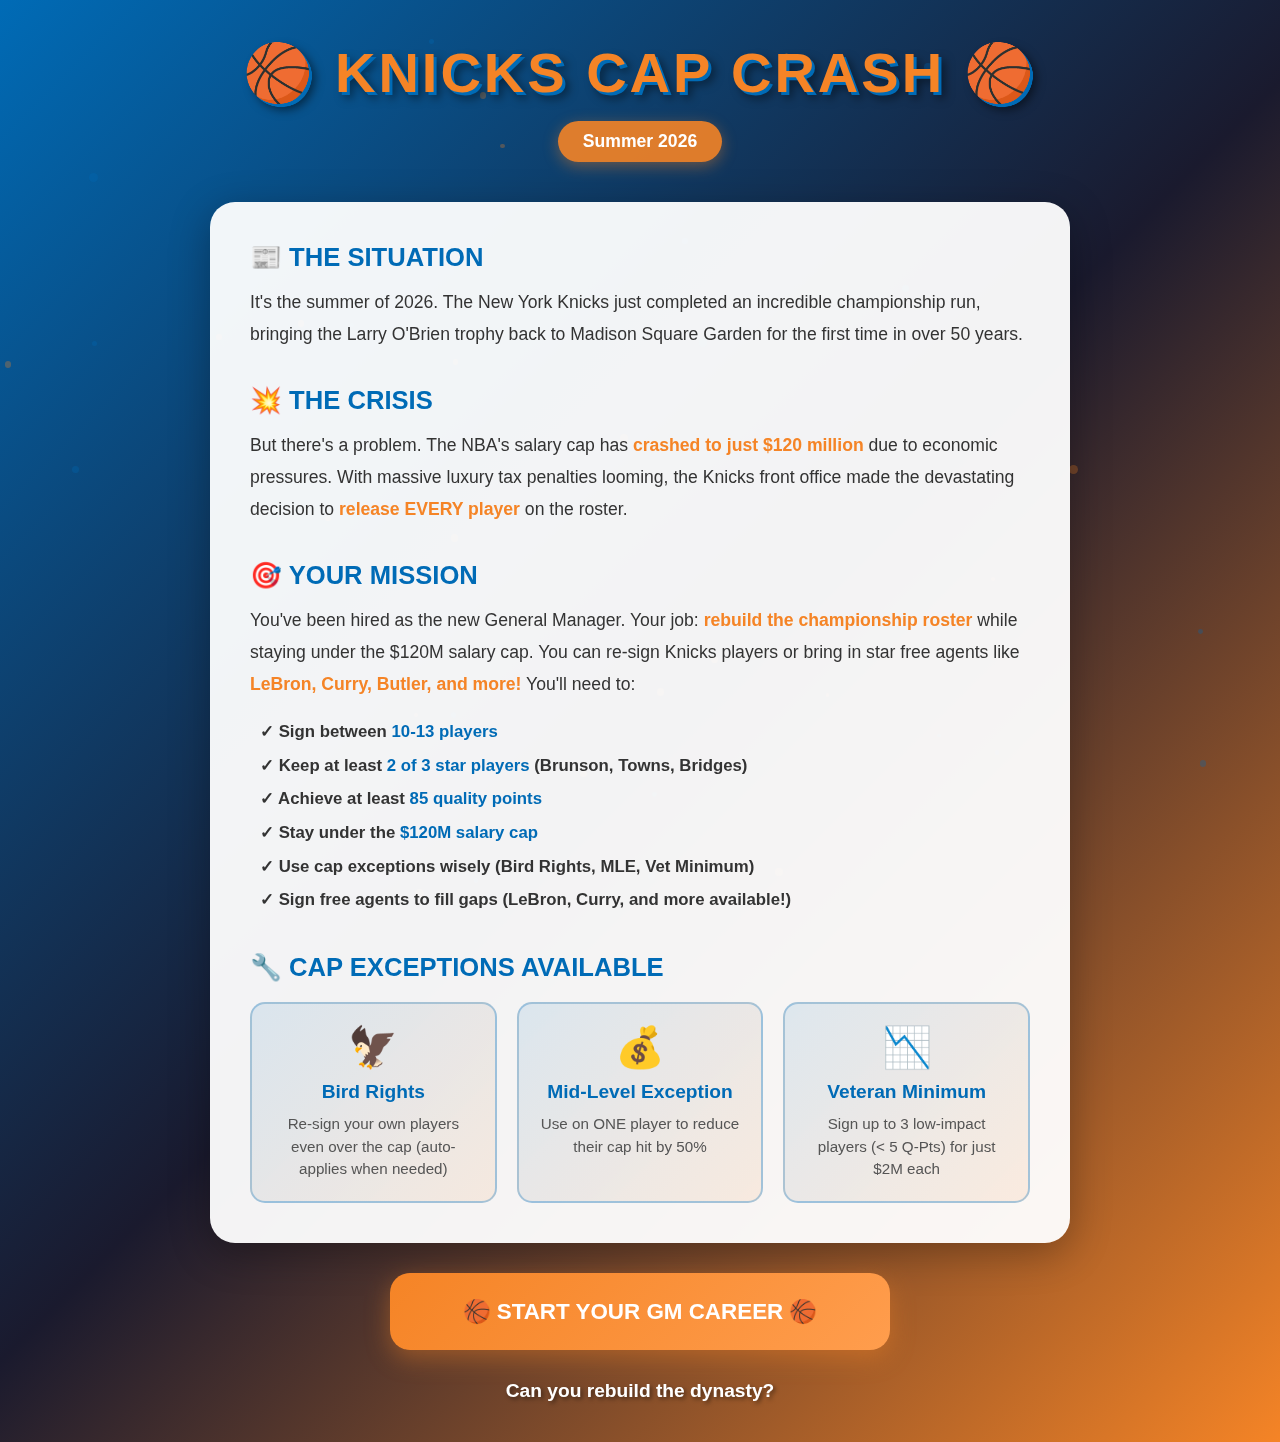
<file: index.html>
<!DOCTYPE html>
<html lang="en">
<head>
    <meta charset="UTF-8">
    <meta name="viewport" content="width=device-width, initial-scale=1.0">
    <title>Knicks Cap Crash 🏀</title>
    <link rel="stylesheet" href="style.css">
</head>
<body>
    <div class="landing-page">
        <div class="landing-particles" id="landingParticles"></div>

        <div class="landing-container">
            <div class="landing-header">
                <h1 class="landing-title">🏀 KNICKS CAP CRASH 🏀</h1>
                <div class="landing-badge">Summer 2026</div>
            </div>

            <div class="story-container">
                <div class="story-section">
                    <h2 class="story-heading">📰 THE SITUATION</h2>
                    <p class="story-text">
                        It's the summer of 2026. The New York Knicks just completed an incredible championship run,
                        bringing the Larry O'Brien trophy back to Madison Square Garden for the first time in over 50 years.
                    </p>
                </div>

                <div class="story-section">
                    <h2 class="story-heading">💥 THE CRISIS</h2>
                    <p class="story-text">
                        But there's a problem. The NBA's salary cap has <strong>crashed to just $120 million</strong> due to
                        economic pressures. With massive luxury tax penalties looming, the Knicks front office made the
                        devastating decision to <strong>release EVERY player</strong> on the roster.
                    </p>
                </div>

                <div class="story-section">
                    <h2 class="story-heading">🎯 YOUR MISSION</h2>
                    <p class="story-text">
                        You've been hired as the new General Manager. Your job: <strong>rebuild the championship roster</strong>
                        while staying under the $120M salary cap. You can re-sign Knicks players or bring in star free agents like
                        <strong>LeBron, Curry, Butler, and more!</strong> You'll need to:
                    </p>
                    <ul class="mission-list">
                        <li>✓ Sign between <strong>10-13 players</strong></li>
                        <li>✓ Keep at least <strong>2 of 3 star players</strong> (Brunson, Towns, Bridges)</li>
                        <li>✓ Achieve at least <strong>85 quality points</strong></li>
                        <li>✓ Stay under the <strong>$120M salary cap</strong></li>
                        <li>✓ Use cap exceptions wisely (Bird Rights, MLE, Vet Minimum)</li>
                        <li>✓ Sign free agents to fill gaps (LeBron, Curry, and more available!)</li>
                    </ul>
                </div>

                <div class="story-section">
                    <h2 class="story-heading">🔧 CAP EXCEPTIONS AVAILABLE</h2>
                    <div class="exceptions-grid">
                        <div class="exception-card">
                            <div class="exception-icon">🦅</div>
                            <h3>Bird Rights</h3>
                            <p>Re-sign your own players even over the cap (auto-applies when needed)</p>
                        </div>
                        <div class="exception-card">
                            <div class="exception-icon">💰</div>
                            <h3>Mid-Level Exception</h3>
                            <p>Use on ONE player to reduce their cap hit by 50%</p>
                        </div>
                        <div class="exception-card">
                            <div class="exception-icon">📉</div>
                            <h3>Veteran Minimum</h3>
                            <p>Sign up to 3 low-impact players (< 5 Q-Pts) for just $2M each</p>
                        </div>
                    </div>
                </div>
            </div>

            <div id="landingCTA">
                <button class="start-game-btn" onclick="window.location.href='game.html'">
                    🏀 START YOUR GM CAREER 🏀
                </button>
            </div>

            <div class="landing-footer">
                <p>Can you rebuild the dynasty?</p>
            </div>
        </div>
    </div>

    <script>
        // Create particles for landing page
        function createLandingParticles() {
            const container = document.getElementById('landingParticles');
            const colors = ['#F58426', '#006BB6'];

            for (let i = 0; i < 40; i++) {
                const particle = document.createElement('div');
                particle.className = 'particle';
                particle.style.width = Math.random() * 6 + 3 + 'px';
                particle.style.height = particle.style.width;
                particle.style.backgroundColor = colors[Math.floor(Math.random() * colors.length)];
                particle.style.left = Math.random() * 100 + '%';
                particle.style.top = Math.random() * 100 + '%';
                particle.style.animationDuration = (Math.random() * 10 + 5) + 's';
                particle.style.animationDelay = Math.random() * 5 + 's';

                container.appendChild(particle);
            }
        }

        createLandingParticles();

        // Show "Continue" button if a saved build exists
        (function checkSave() {
            const saved = localStorage.getItem('knicksCapCrash_v2');
            if (!saved) return;
            try {
                const data = JSON.parse(saved);
                const hasSigned = data.players && data.players.some(p => p.status === 'Sign' || p.status === 'Trade');
                if (!hasSigned) return;
                const cta = document.getElementById('landingCTA');
                const continueBtn = document.createElement('a');
                continueBtn.href = 'game.html';
                continueBtn.className = 'continue-game-btn';
                continueBtn.textContent = '▶ Continue My Build';
                const freshBtn = document.createElement('button');
                freshBtn.className = 'start-game-btn';
                freshBtn.style.marginTop = '12px';
                freshBtn.textContent = '🏀 Start Fresh 🏀';
                freshBtn.onclick = function() {
                    localStorage.removeItem('knicksCapCrash_v2');
                    window.location.href = 'game.html';
                };
                cta.innerHTML = '';
                cta.appendChild(continueBtn);
                cta.appendChild(freshBtn);
            } catch (e) {}
        })();
    </script>
</body>
</html>
</file>
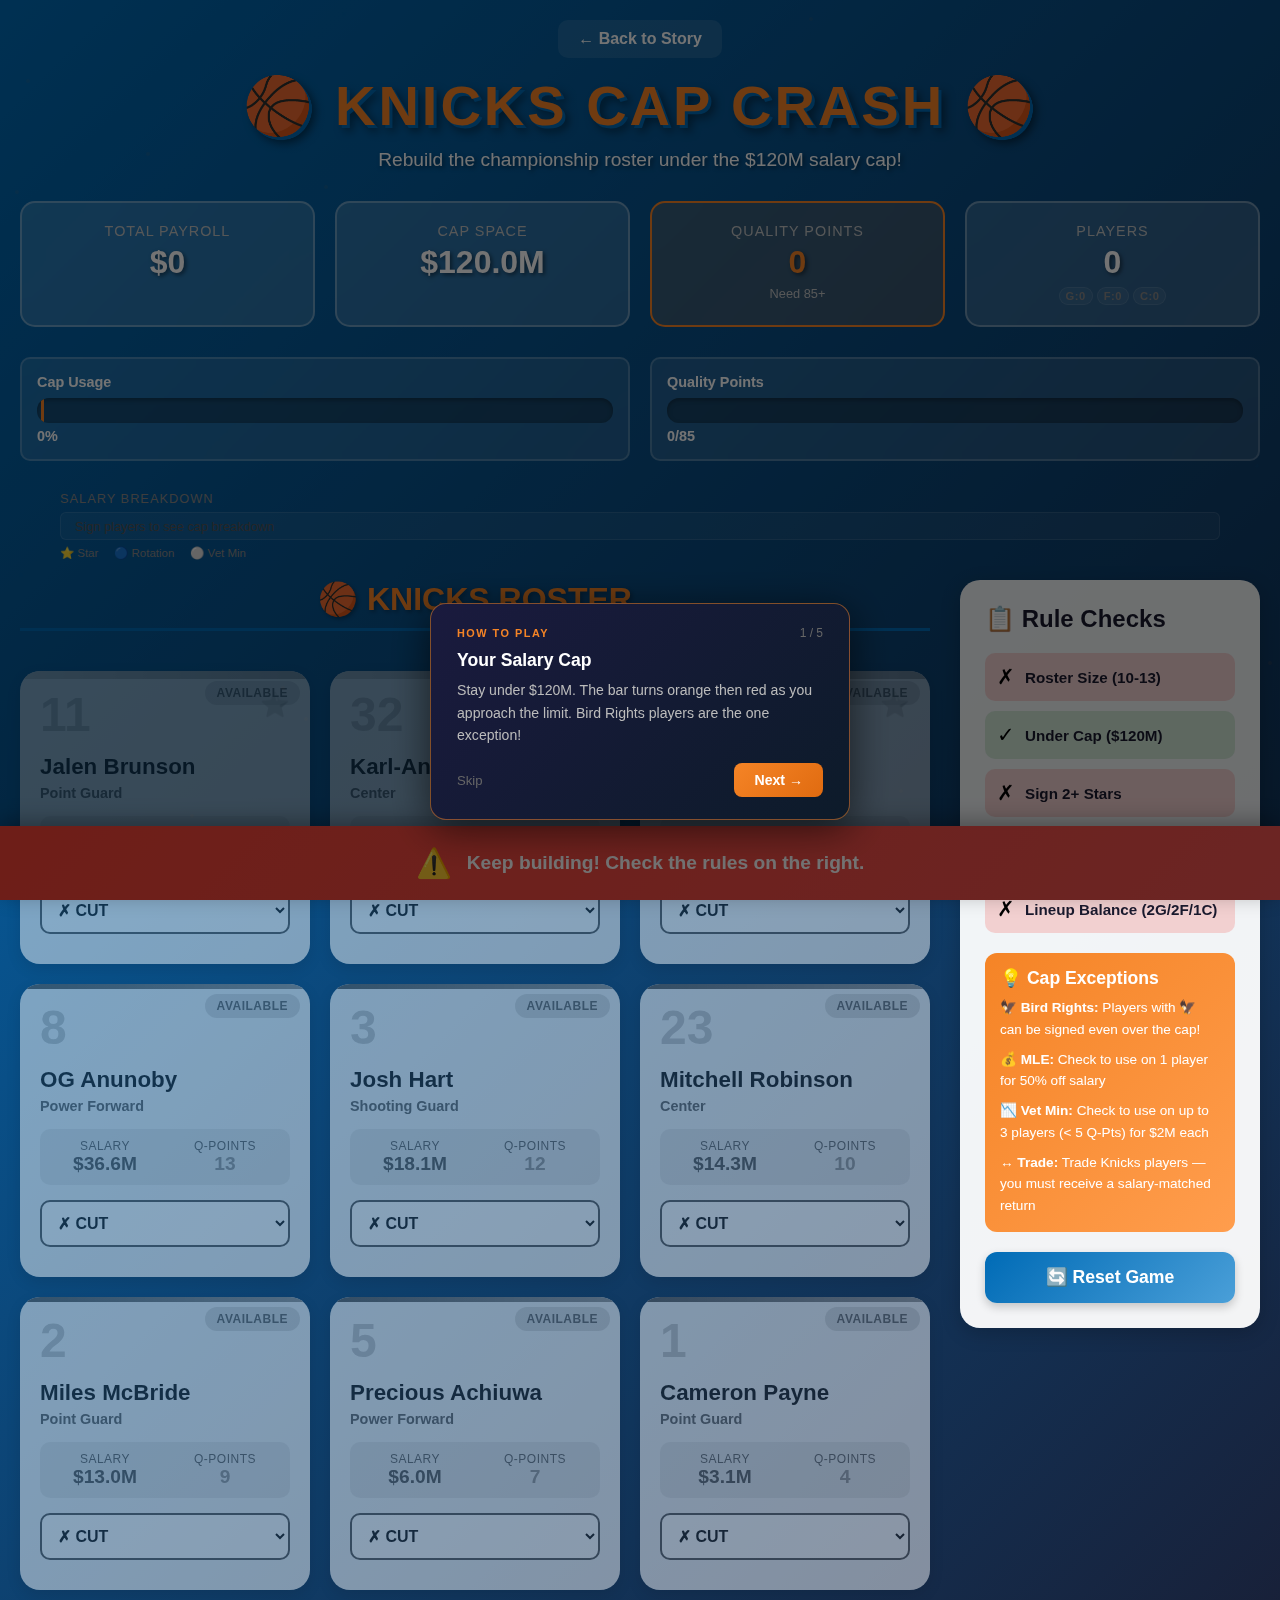
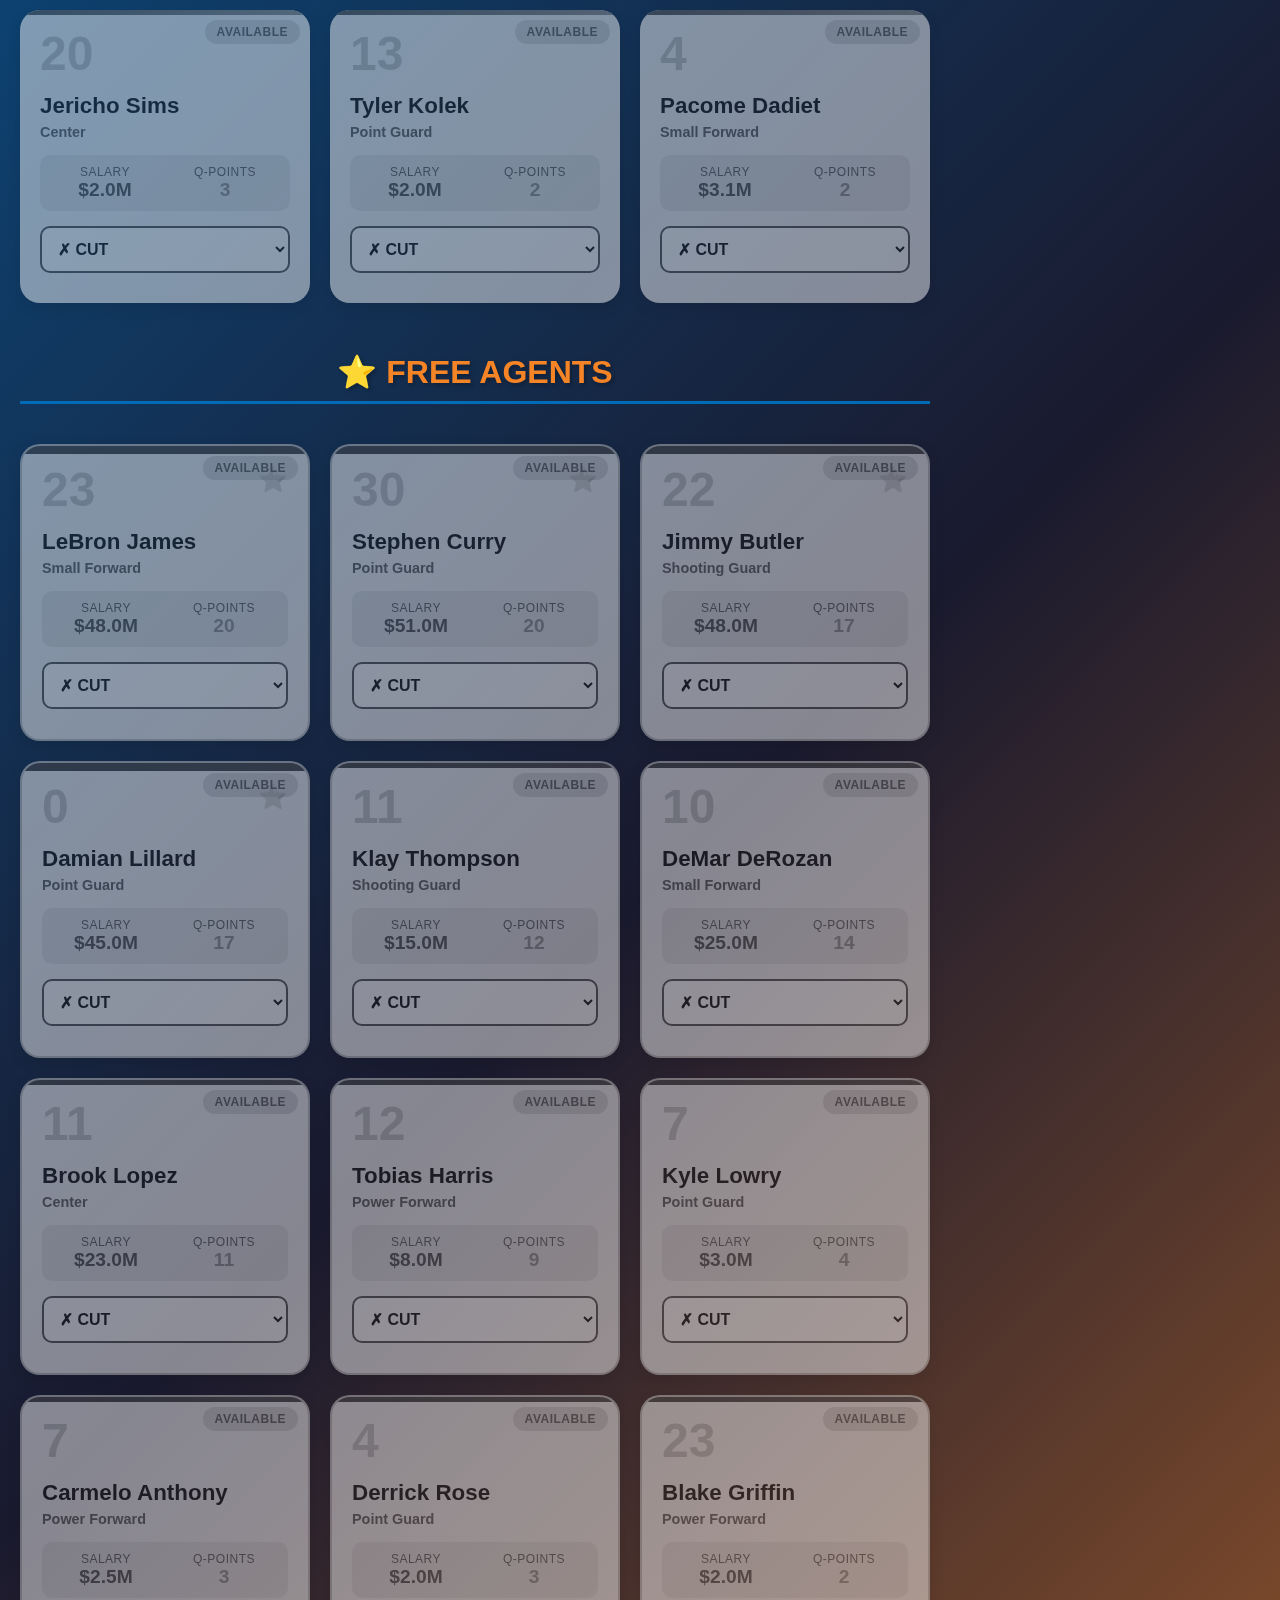
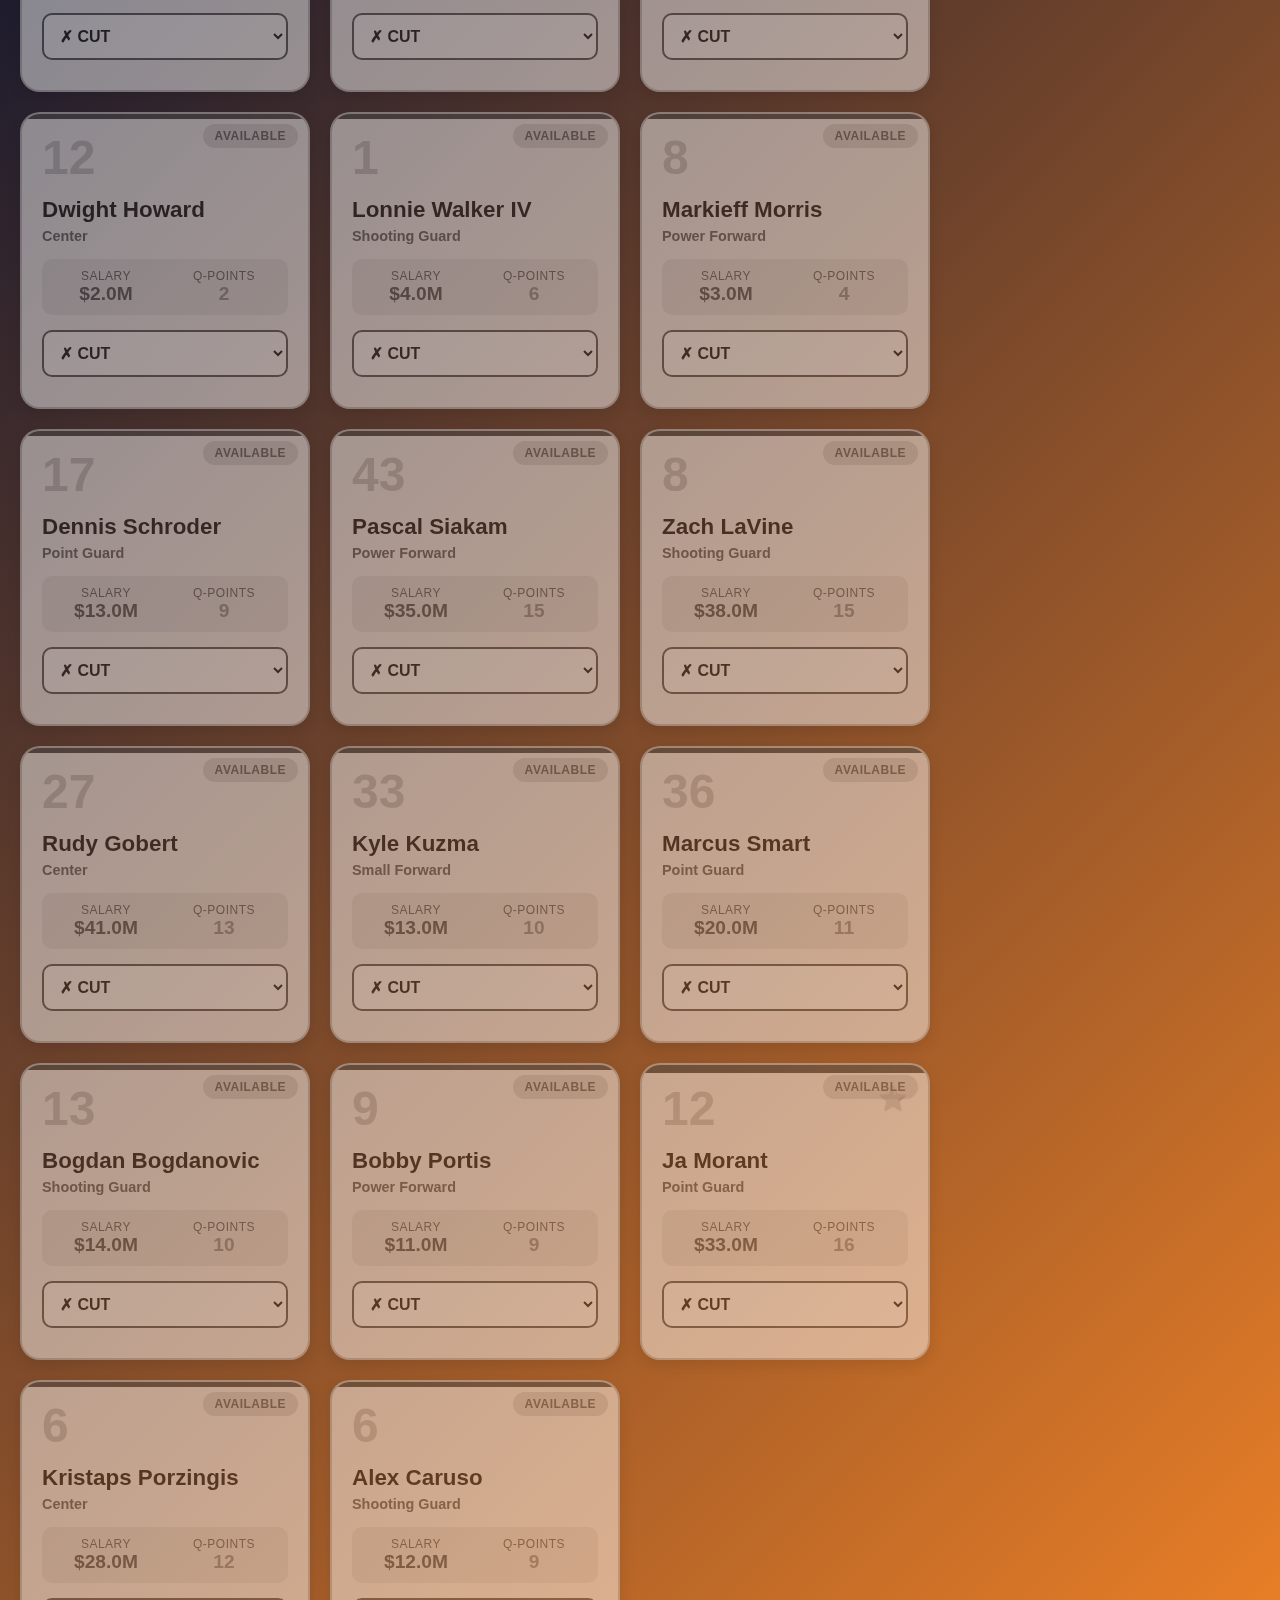
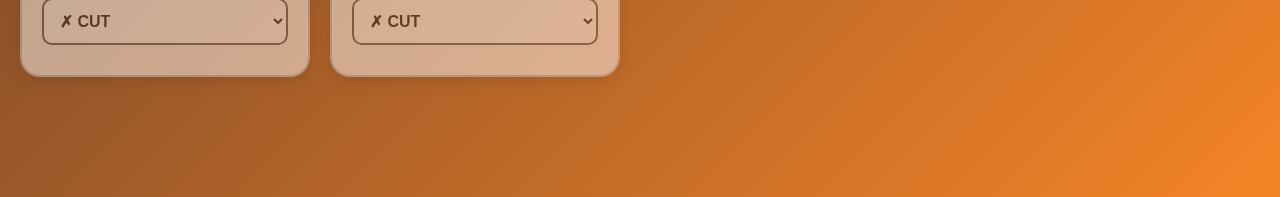
<file: game.html>
<!DOCTYPE html>
<html lang="en">
<head>
    <meta charset="UTF-8">
    <meta name="viewport" content="width=device-width, initial-scale=1.0">
    <title>Knicks Cap Crash 🏀</title>
    <link rel="stylesheet" href="style.css">
</head>
<body>
    <div class="basketball-court">
        <div class="particles" id="particles"></div>

        <header class="game-header">
            <a href="index.html" class="back-link">← Back to Story</a>
            <h1 class="game-title">🏀 KNICKS CAP CRASH 🏀</h1>
            <p class="game-subtitle">Rebuild the championship roster under the $120M salary cap!</p>
        </header>

        <div class="scoreboard">
            <div class="stat-card">
                <div class="stat-label">Total Payroll</div>
                <div class="stat-value" id="totalPayroll">$0</div>
            </div>
            <div class="stat-card">
                <div class="stat-label">Cap Space</div>
                <div class="stat-value" id="capSpace">$120M</div>
            </div>
            <div class="stat-card highlight">
                <div class="stat-label">Quality Points</div>
                <div class="stat-value qpts" id="totalQPts">0</div>
                <div class="stat-subtext">Need 85+</div>
            </div>
            <div class="stat-card">
                <div class="stat-label">Players</div>
                <div class="stat-value" id="playerCount">0</div>
                <div class="position-display">
                    <span class="pos-badge pos-unmet" id="posG">G:0</span>
                    <span class="pos-badge pos-unmet" id="posF">F:0</span>
                    <span class="pos-badge pos-unmet" id="posC">C:0</span>
                </div>
            </div>
        </div>

        <div class="progress-container">
            <div class="progress-bar-wrapper">
                <label>Cap Usage</label>
                <div class="progress-bar">
                    <div class="progress-fill cap-fill" id="capProgress"></div>
                </div>
                <span id="capPercentage">0%</span>
            </div>
            <div class="progress-bar-wrapper">
                <label>Quality Points</label>
                <div class="progress-bar">
                    <div class="progress-fill qpts-fill" id="qptsProgress"></div>
                </div>
                <span id="qptsPercentage">0/85</span>
            </div>
        </div>

        <!-- Cap Breakdown Visual -->
        <div class="cap-breakdown-wrapper">
            <div class="cap-breakdown-label">Salary Breakdown</div>
            <div class="cap-breakdown" id="capBreakdown">
                <div class="breakdown-empty">Sign players to see cap breakdown</div>
            </div>
            <div class="cap-breakdown-legend">
                <span class="legend-item legend-star">⭐ Star</span>
                <span class="legend-item legend-rotation">🔵 Rotation</span>
                <span class="legend-item legend-vetmin">⚪ Vet Min</span>
            </div>
        </div>

        <div class="main-container">
            <div class="roster-grid" id="rosterGrid">
                <!-- Player cards will be generated here -->
            </div>

            <aside class="rules-sidebar">
                <h3>📋 Rule Checks</h3>
                <div class="rule-list" id="rulesList">
                    <div class="rule-item" id="ruleRoster">
                        <span class="rule-icon">⏳</span>
                        <span class="rule-text">Roster Size (10-13)</span>
                    </div>
                    <div class="rule-item" id="ruleCap">
                        <span class="rule-icon">⏳</span>
                        <span class="rule-text">Under Cap ($120M)</span>
                    </div>
                    <div class="rule-item" id="ruleStars">
                        <span class="rule-icon">⏳</span>
                        <span class="rule-text">Sign 2+ Stars</span>
                    </div>
                    <div class="rule-item" id="ruleQPts">
                        <span class="rule-icon">⏳</span>
                        <span class="rule-text">Quality Points ≥ 85</span>
                    </div>
                    <div class="rule-item" id="rulePosition">
                        <span class="rule-icon">⏳</span>
                        <span class="rule-text">Lineup Balance (2G/2F/1C)</span>
                    </div>
                </div>

                <div class="info-box">
                    <h4>💡 Cap Exceptions</h4>
                    <p><strong>🦅 Bird Rights:</strong> Players with 🦅 can be signed even over the cap!</p>
                    <p><strong>💰 MLE:</strong> Check to use on 1 player for 50% off salary</p>
                    <p><strong>📉 Vet Min:</strong> Check to use on up to 3 players (&lt; 5 Q-Pts) for $2M each</p>
                    <p><strong>↔ Trade:</strong> Trade Knicks players — you must receive a salary-matched return</p>
                </div>

                <button class="reset-btn" id="resetBtn">🔄 Reset Game</button>
            </aside>
        </div>

        <div class="status-banner" id="statusBanner">
            <div class="status-content">
                <span id="statusIcon">⏳</span>
                <span id="statusText">Make your moves to build a winning roster!</span>
            </div>
        </div>
    </div>

    <!-- Success Modal -->
    <div class="modal" id="successModal">
        <div class="modal-content">
            <div class="confetti-container" id="confetti"></div>
            <h2>🎉 SEASON COMPLETE! 🎉</h2>

            <div class="season-results">
                <div class="tier-badge">
                    <div class="tier-icon">🏆</div>
                    <div class="tier-label">YOUR TIER</div>
                    <div class="tier-name" id="tierName">Championship</div>
                </div>

                <div class="season-stats">
                    <div class="stat-row">
                        <span class="stat-label">Regular Season:</span>
                        <span class="stat-value" id="seasonRecord">62-20</span>
                    </div>
                    <div class="stat-row">
                        <span class="stat-label">Playoff Result:</span>
                        <span class="stat-value" id="playoffResult">NBA Champions!</span>
                    </div>
                    <div class="stat-row">
                        <span class="stat-label">Total Quality:</span>
                        <span class="stat-value" id="finalQPts">0 pts</span>
                    </div>
                    <div class="stat-row">
                        <span class="stat-label">Cap Efficiency:</span>
                        <span class="stat-value" id="capEfficiency">0%</span>
                    </div>
                    <div class="stat-row">
                        <span class="stat-label">Season Luck:</span>
                        <span class="stat-value luck-value" id="luckRating">⚖️ Average Luck</span>
                    </div>
                </div>

                <div class="tier-description" id="tierDescription">
                    Outstanding roster construction! Championship caliber team!
                </div>
            </div>

            <div class="claim-code">
                <label>🎫 Your Claim Code:</label>
                <div class="code-display" id="claimCode">CHAMPS2026</div>
            </div>

            <!-- Share Build -->
            <div class="share-build">
                <label>🔗 Share Your Build:</label>
                <div class="share-row">
                    <input type="text" class="share-link-input" id="shareLink" readonly placeholder="Generating link..." />
                    <button class="copy-link-btn" id="copyLinkBtn" onclick="copyShareLink()">📋 Copy</button>
                </div>
            </div>

            <div class="modal-actions">
                <button class="modal-btn simulate-again-btn" id="simulateAgainBtn">🎲 Simulate Again</button>
                <button class="modal-btn" id="closeModal">🔄 Build Another Roster</button>
            </div>
        </div>
    </div>

    <!-- Trade Modal -->
    <div class="modal" id="tradeModal">
        <div class="modal-content trade-modal-content">
            <h2>↔ TRADE NEGOTIATION</h2>
            <div class="trade-sending">
                <div class="trade-sending-label">TRADING AWAY</div>
                <div class="trade-sending-player">
                    <span class="trade-player-name-big" id="tradeModalPlayerName">Player Name</span>
                    <span class="trade-player-salary-big" id="tradeModalSalary">$0M</span>
                </div>
                <div class="trade-match-rule">
                    Salary match limit: <strong id="tradeModalMaxReturn">$0M</strong> (125% rule)
                </div>
            </div>

            <div class="trade-returns-section">
                <h3 class="trade-section-title">✅ Eligible Trade Returns</h3>
                <div class="trade-player-list" id="tradeEligibleList">
                    <!-- Populated by JS -->
                </div>

                <div class="trade-ineligible-section" id="tradeIneligibleSection">
                    <div class="trade-player-list" id="tradeIneligibleList">
                        <!-- Populated by JS -->
                    </div>
                </div>
            </div>

            <button class="cancel-trade-btn" onclick="cancelTrade()">✗ Cancel Trade</button>
        </div>
    </div>

    <!-- Tutorial Overlay -->
    <div class="tutorial-overlay" id="tutorialOverlay">
        <div class="tutorial-tooltip" id="tutorialTooltip">
            <div class="tutorial-header">
                <span class="tutorial-badge">HOW TO PLAY</span>
                <span class="tutorial-counter" id="tutorialCounter">1 / 5</span>
            </div>
            <h3 class="tutorial-title" id="tutorialTitle">Welcome!</h3>
            <p class="tutorial-text" id="tutorialText">Let's walk through the basics.</p>
            <div class="tutorial-actions">
                <button class="tutorial-skip-btn" onclick="skipTutorial()">Skip</button>
                <button class="tutorial-next-btn" id="tutorialNext" onclick="nextTutorialStep()">Next →</button>
            </div>
        </div>
    </div>

    <script src="players-data.js"></script>
    <script src="game.js"></script>
</body>
</html>
</file>
<file: style.css>
* {
    margin: 0;
    padding: 0;
    box-sizing: border-box;
}

body {
    font-family: 'Segoe UI', Tahoma, Geneva, Verdana, sans-serif;
    background: linear-gradient(135deg, #006BB6 0%, #1a1a2e 50%, #F58426 100%);
    min-height: 100vh;
    overflow-x: hidden;
}

.basketball-court {
    position: relative;
    padding: 20px;
    padding-bottom: 120px; /* Extra padding to prevent bottom players from being hidden */
    max-width: 1400px;
    margin: 0 auto;
}

/* Particles Background */
.particles {
    position: fixed;
    top: 0;
    left: 0;
    width: 100%;
    height: 100%;
    pointer-events: none;
    z-index: 0;
    opacity: 0.1;
}

/* Header */
.game-header {
    text-align: center;
    margin-bottom: 30px;
    position: relative;
    z-index: 1;
    animation: slideDown 0.6s ease-out;
}

.game-title {
    font-size: 3.5em;
    font-weight: 900;
    color: #F58426;
    text-shadow:
        3px 3px 0 #006BB6,
        6px 6px 10px rgba(0,0,0,0.5);
    letter-spacing: 3px;
    margin-bottom: 10px;
    animation: pulse 2s infinite;
}

.game-subtitle {
    font-size: 1.2em;
    color: white;
    font-weight: 500;
    text-shadow: 2px 2px 4px rgba(0,0,0,0.5);
}

/* Scoreboard */
.scoreboard {
    display: grid;
    grid-template-columns: repeat(auto-fit, minmax(200px, 1fr));
    gap: 20px;
    margin-bottom: 30px;
    position: relative;
    z-index: 1;
    animation: fadeIn 0.8s ease-out;
}

.stat-card {
    background: rgba(255, 255, 255, 0.15);
    backdrop-filter: blur(10px);
    border: 2px solid rgba(255, 255, 255, 0.3);
    border-radius: 15px;
    padding: 20px;
    text-align: center;
    transition: all 0.3s ease;
}

.stat-card:hover {
    transform: translateY(-5px);
    box-shadow: 0 10px 30px rgba(245, 132, 38, 0.4);
    border-color: #F58426;
}

.stat-card.highlight {
    background: rgba(245, 132, 38, 0.2);
    border-color: #F58426;
}

.stat-label {
    font-size: 0.9em;
    color: #BEC0C2;
    text-transform: uppercase;
    letter-spacing: 1px;
    margin-bottom: 5px;
}

.stat-value {
    font-size: 2em;
    font-weight: 900;
    color: white;
    text-shadow: 2px 2px 4px rgba(0,0,0,0.5);
}

.stat-value.qpts {
    color: #F58426;
}

.stat-subtext {
    font-size: 0.8em;
    color: #BEC0C2;
    margin-top: 5px;
}

/* Progress Bars */
.progress-container {
    display: grid;
    grid-template-columns: repeat(auto-fit, minmax(300px, 1fr));
    gap: 20px;
    margin-bottom: 30px;
    position: relative;
    z-index: 1;
}

.progress-bar-wrapper {
    background: rgba(255, 255, 255, 0.1);
    backdrop-filter: blur(10px);
    border: 2px solid rgba(255, 255, 255, 0.2);
    border-radius: 10px;
    padding: 15px;
}

.progress-bar-wrapper label {
    display: block;
    color: white;
    font-weight: 600;
    margin-bottom: 8px;
    font-size: 0.9em;
}

.progress-bar {
    height: 25px;
    background: rgba(0, 0, 0, 0.3);
    border-radius: 12px;
    overflow: hidden;
    position: relative;
    box-shadow: inset 0 2px 5px rgba(0,0,0,0.3);
}

.progress-fill {
    height: 100%;
    transition: width 0.5s ease, background 0.3s ease;
    border-radius: 12px;
    position: relative;
    overflow: hidden;
}

.progress-fill::after {
    content: '';
    position: absolute;
    top: 0;
    left: 0;
    right: 0;
    bottom: 0;
    background: linear-gradient(90deg, transparent, rgba(255,255,255,0.3), transparent);
    animation: shimmer 2s infinite;
}

.cap-fill {
    background: linear-gradient(90deg, #006BB6, #4a9fd8);
}

.qpts-fill {
    background: linear-gradient(90deg, #F58426, #ff9d4d);
}

.progress-bar-wrapper span {
    display: block;
    color: white;
    font-weight: 700;
    margin-top: 5px;
    font-size: 0.9em;
}

/* Main Container */
.main-container {
    display: grid;
    grid-template-columns: 1fr 300px;
    gap: 30px;
    position: relative;
    z-index: 1;
}

/* Roster Grid */
.roster-grid {
    display: grid;
    grid-template-columns: repeat(auto-fill, minmax(280px, 1fr));
    gap: 20px;
}

.player-section {
    grid-column: 1 / -1;
    margin-top: 30px;
}

.player-section:first-child {
    margin-top: 0;
}

.section-title {
    color: #F58426;
    font-size: 2em;
    font-weight: 900;
    text-shadow: 2px 2px 4px rgba(0, 0, 0, 0.3);
    margin-bottom: 20px;
    padding-bottom: 10px;
    border-bottom: 3px solid #006BB6;
    text-align: center;
}

/* Player Card */
.player-card {
    background: rgba(255, 255, 255, 0.95);
    border-radius: 20px;
    padding: 20px;
    position: relative;
    transition: all 0.3s cubic-bezier(0.4, 0, 0.2, 1);
    cursor: pointer;
    overflow: hidden;
    box-shadow: 0 5px 15px rgba(0,0,0,0.2);
    animation: bounceIn 0.6s ease-out;
    animation-fill-mode: both;
}

.player-card::before {
    content: '';
    position: absolute;
    top: 0;
    left: 0;
    right: 0;
    height: 5px;
    background: linear-gradient(90deg, #006BB6, #F58426);
}

.player-card:hover {
    transform: translateY(-10px) scale(1.02);
    box-shadow: 0 15px 40px rgba(245, 132, 38, 0.4);
}

.player-card.star::before {
    height: 8px;
    background: linear-gradient(90deg, #FFD700, #FFA500);
}

.player-card.cut {
    opacity: 0.5;
    filter: grayscale(1);
}

.player-card.traded {
    opacity: 0.6;
    filter: grayscale(0.5);
    background: rgba(255, 152, 0, 0.05);
    border: 2px solid rgba(255, 152, 0, 0.3);
}

.player-card.traded::before {
    background: linear-gradient(90deg, #FF9800, #FFB74D);
    height: 5px;
}

.player-card.free-agent::before {
    background: linear-gradient(90deg, #9C27B0, #E91E63);
}

.player-card.free-agent {
    border: 2px solid rgba(156, 39, 176, 0.3);
}

.player-header {
    display: flex;
    justify-content: space-between;
    align-items: flex-start;
    margin-bottom: 15px;
}

.player-number {
    font-size: 3em;
    font-weight: 900;
    color: #006BB6;
    line-height: 1;
    opacity: 0.3;
}

.star-badge {
    font-size: 1.5em;
    animation: rotate 3s linear infinite;
}

.player-name {
    font-size: 1.4em;
    font-weight: 800;
    color: #1a1a2e;
    margin-bottom: 5px;
}

.player-position {
    font-size: 0.9em;
    color: #666;
    font-weight: 600;
}

.player-stats {
    display: grid;
    grid-template-columns: 1fr 1fr;
    gap: 10px;
    margin: 15px 0;
    padding: 10px;
    background: rgba(0, 107, 182, 0.1);
    border-radius: 10px;
}

.stat-item {
    text-align: center;
}

.stat-item-label {
    font-size: 0.75em;
    color: #666;
    text-transform: uppercase;
    letter-spacing: 0.5px;
}

.stat-item-value {
    font-size: 1.2em;
    font-weight: 800;
    color: #006BB6;
}

.qpts-value {
    color: #F58426;
}

.player-controls {
    margin-top: 15px;
}

.control-group {
    margin-bottom: 10px;
}

.control-label {
    display: block;
    font-size: 0.85em;
    color: #666;
    margin-bottom: 5px;
    font-weight: 600;
}

.move-select {
    width: 100%;
    padding: 12px;
    font-size: 1em;
    font-weight: 700;
    border: 2px solid #006BB6;
    border-radius: 10px;
    background: white;
    color: #1a1a2e;
    cursor: pointer;
    transition: all 0.3s ease;
}

.move-select:hover {
    border-color: #F58426;
    box-shadow: 0 3px 10px rgba(245, 132, 38, 0.3);
}

.move-select:focus {
    outline: none;
    border-color: #F58426;
    box-shadow: 0 0 0 3px rgba(245, 132, 38, 0.2);
}

.checkbox-group {
    display: flex;
    align-items: center;
    gap: 8px;
    padding: 10px;
    background: rgba(255, 255, 255, 0.5);
    border-radius: 8px;
    margin-top: 8px;
}

.checkbox-wrapper {
    position: relative;
    display: inline-block;
}

.bird-checkbox {
    width: 20px;
    height: 20px;
    cursor: pointer;
}

.checkbox-label {
    font-size: 0.9em;
    font-weight: 600;
    color: #1a1a2e;
    cursor: pointer;
}

.bird-icon {
    margin-left: 5px;
    display: inline-block;
    animation: flutter 2s ease-in-out infinite;
}

/* Rules Sidebar */
.rules-sidebar {
    background: rgba(255, 255, 255, 0.95);
    border-radius: 20px;
    padding: 25px;
    height: fit-content;
    position: sticky;
    top: 20px;
    box-shadow: 0 5px 20px rgba(0,0,0,0.2);
}

.rules-sidebar h3 {
    color: #1a1a2e;
    margin-bottom: 20px;
    font-size: 1.5em;
}

.rule-list {
    margin-bottom: 20px;
}

.rule-item {
    display: flex;
    align-items: center;
    gap: 10px;
    padding: 12px;
    margin-bottom: 10px;
    background: rgba(0, 107, 182, 0.05);
    border-radius: 10px;
    transition: all 0.3s ease;
}

.rule-icon {
    font-size: 1.3em;
}

.rule-text {
    font-size: 0.95em;
    font-weight: 600;
    color: #1a1a2e;
}

.rule-item.pass {
    background: rgba(76, 175, 80, 0.2);
}

.rule-item.fail {
    background: rgba(244, 67, 54, 0.2);
    animation: shake 0.5s;
}

.info-box {
    background: linear-gradient(135deg, #F58426, #ff9d4d);
    border-radius: 12px;
    padding: 15px;
    margin-bottom: 20px;
    color: white;
}

.info-box h4 {
    margin-bottom: 8px;
    font-size: 1.1em;
}

.info-box p {
    font-size: 0.9em;
    line-height: 1.5;
}

.reset-btn {
    width: 100%;
    padding: 15px;
    font-size: 1.1em;
    font-weight: 700;
    background: linear-gradient(135deg, #006BB6, #4a9fd8);
    color: white;
    border: none;
    border-radius: 12px;
    cursor: pointer;
    transition: all 0.3s ease;
    box-shadow: 0 4px 10px rgba(0,0,0,0.2);
}

.reset-btn:hover {
    transform: translateY(-2px);
    box-shadow: 0 6px 20px rgba(0, 107, 182, 0.4);
}

.reset-btn:active {
    transform: translateY(0);
}

/* Status Banner */
.status-banner {
    position: fixed;
    bottom: 0;
    left: 0;
    right: 0;
    background: linear-gradient(135deg, #1a1a2e, #2d2d44);
    padding: 20px;
    text-align: center;
    z-index: 100;
    box-shadow: 0 -5px 20px rgba(0,0,0,0.3);
    transition: all 0.3s ease;
}

.status-content {
    display: flex;
    align-items: center;
    justify-content: center;
    gap: 15px;
    font-size: 1.2em;
    font-weight: 700;
    color: white;
}

#statusIcon {
    font-size: 1.5em;
}

.status-banner.success {
    background: linear-gradient(135deg, #4CAF50, #66BB6A);
}

.status-banner.fail {
    background: linear-gradient(135deg, #F44336, #EF5350);
}

/* Modal */
.modal {
    display: none;
    position: fixed;
    top: 0;
    left: 0;
    width: 100%;
    height: 100%;
    background: rgba(0, 0, 0, 0.8);
    z-index: 1000;
    align-items: center;
    justify-content: center;
}

.modal.show {
    display: flex;
    animation: fadeIn 0.3s ease;
}

.modal-content {
    background: white;
    border-radius: 30px;
    padding: 50px;
    text-align: center;
    max-width: 500px;
    position: relative;
    animation: bounceIn 0.6s ease;
    box-shadow: 0 20px 60px rgba(0,0,0,0.5);
}

.modal-content h2 {
    font-size: 2.5em;
    color: #F58426;
    margin-bottom: 30px;
    text-shadow: 2px 2px 4px rgba(0, 0, 0, 0.1);
}

.season-results {
    margin-bottom: 30px;
}

.tier-badge {
    background: linear-gradient(135deg, #FFD700, #FFA500);
    border-radius: 20px;
    padding: 20px;
    margin-bottom: 25px;
    box-shadow: 0 8px 25px rgba(255, 215, 0, 0.3);
    text-align: center;
}

.tier-icon {
    font-size: 3em;
    margin-bottom: 5px;
}

.tier-label {
    font-size: 0.8em;
    color: rgba(0, 0, 0, 0.6);
    font-weight: 700;
    letter-spacing: 2px;
    text-transform: uppercase;
    margin-bottom: 5px;
}

.tier-name {
    font-size: 2em;
    font-weight: 900;
    color: #1a1a2e;
    text-shadow: 2px 2px 4px rgba(255, 255, 255, 0.3);
}

.season-stats {
    background: rgba(0, 107, 182, 0.05);
    border-radius: 15px;
    padding: 20px;
    margin-bottom: 20px;
}

.stat-row {
    display: flex;
    justify-content: space-between;
    align-items: center;
    padding: 10px 0;
    border-bottom: 1px solid rgba(0, 107, 182, 0.1);
}

.stat-row:last-child {
    border-bottom: none;
}

.stat-row .stat-label {
    font-size: 1em;
    color: #666;
    font-weight: 600;
}

.stat-row .stat-value {
    font-size: 1.1em;
    color: #006BB6;
    font-weight: 800;
}

.tier-description {
    font-size: 1.1em;
    color: #F58426;
    font-weight: 700;
    text-align: center;
    line-height: 1.6;
    padding: 15px;
    background: rgba(245, 132, 38, 0.1);
    border-radius: 10px;
    border: 2px solid rgba(245, 132, 38, 0.3);
}

/* Tier-specific styling */
.tier-dynasty .tier-badge,
.tier-all-star-dynasty .tier-badge {
    background: linear-gradient(135deg, #FFD700, #FF6B6B, #4ECDC4);
    animation: rainbow 3s ease infinite;
}

.tier-championship .tier-badge {
    background: linear-gradient(135deg, #FFD700, #FFA500);
}

.tier-superteam .tier-badge {
    background: linear-gradient(135deg, #9C27B0, #E91E63);
}

.tier-contender .tier-badge {
    background: linear-gradient(135deg, #006BB6, #4a9fd8);
}

.tier-playoff-team .tier-badge {
    background: linear-gradient(135deg, #4CAF50, #66BB6A);
}

.tier-scrappy-team .tier-badge {
    background: linear-gradient(135deg, #FF9800, #FFB74D);
}

@keyframes rainbow {
    0%, 100% { background-position: 0% 50%; }
    50% { background-position: 100% 50%; }
}

.claim-code {
    margin: 30px 0;
}

.claim-code label {
    display: block;
    font-size: 1em;
    color: #666;
    font-weight: 700;
    margin-bottom: 10px;
}

.code-display {
    font-size: 2em;
    font-weight: 900;
    color: #006BB6;
    background: rgba(0, 107, 182, 0.1);
    padding: 20px;
    border-radius: 15px;
    letter-spacing: 3px;
}

.modal-btn {
    padding: 15px 40px;
    font-size: 1.1em;
    font-weight: 700;
    background: linear-gradient(135deg, #F58426, #ff9d4d);
    color: white;
    border: none;
    border-radius: 12px;
    cursor: pointer;
    transition: all 0.3s ease;
    box-shadow: 0 4px 15px rgba(245, 132, 38, 0.3);
}

.modal-btn:hover {
    transform: translateY(-2px);
    box-shadow: 0 6px 25px rgba(245, 132, 38, 0.5);
}

.confetti-container {
    position: absolute;
    top: 0;
    left: 0;
    width: 100%;
    height: 100%;
    pointer-events: none;
    overflow: hidden;
}

/* Animations */
@keyframes slideDown {
    from {
        opacity: 0;
        transform: translateY(-50px);
    }
    to {
        opacity: 1;
        transform: translateY(0);
    }
}

@keyframes fadeIn {
    from { opacity: 0; }
    to { opacity: 1; }
}

@keyframes bounceIn {
    0% {
        opacity: 0;
        transform: scale(0.3);
    }
    50% {
        opacity: 1;
        transform: scale(1.05);
    }
    70% {
        transform: scale(0.9);
    }
    100% {
        transform: scale(1);
    }
}

@keyframes pulse {
    0%, 100% {
        transform: scale(1);
    }
    50% {
        transform: scale(1.02);
    }
}

@keyframes rotate {
    from {
        transform: rotate(0deg);
    }
    to {
        transform: rotate(360deg);
    }
}

@keyframes flutter {
    0%, 100% {
        transform: translateY(0);
    }
    50% {
        transform: translateY(-5px);
    }
}

@keyframes shake {
    0%, 100% { transform: translateX(0); }
    25% { transform: translateX(-5px); }
    75% { transform: translateX(5px); }
}

@keyframes shimmer {
    0% { transform: translateX(-100%); }
    100% { transform: translateX(100%); }
}

/* Stagger animation for cards */
.player-card:nth-child(1) { animation-delay: 0.1s; }
.player-card:nth-child(2) { animation-delay: 0.2s; }
.player-card:nth-child(3) { animation-delay: 0.3s; }
.player-card:nth-child(4) { animation-delay: 0.4s; }
.player-card:nth-child(5) { animation-delay: 0.5s; }
.player-card:nth-child(6) { animation-delay: 0.6s; }
.player-card:nth-child(7) { animation-delay: 0.7s; }
.player-card:nth-child(8) { animation-delay: 0.8s; }
.player-card:nth-child(9) { animation-delay: 0.9s; }
.player-card:nth-child(10) { animation-delay: 1s; }
.player-card:nth-child(11) { animation-delay: 1.1s; }
.player-card:nth-child(12) { animation-delay: 1.2s; }

/* Responsive Design */
@media (max-width: 1024px) {
    .main-container {
        grid-template-columns: 1fr;
    }

    .rules-sidebar {
        position: static;
        margin-top: 30px;
    }

    .roster-grid {
        grid-template-columns: repeat(auto-fill, minmax(250px, 1fr));
    }
}

@media (max-width: 768px) {
    .game-title {
        font-size: 2.5em;
    }

    .scoreboard {
        grid-template-columns: repeat(2, 1fr);
    }

    .roster-grid {
        grid-template-columns: 1fr;
    }

    .progress-container {
        grid-template-columns: 1fr;
    }
}

@media (max-width: 480px) {
    .game-title {
        font-size: 2em;
    }

    .scoreboard {
        grid-template-columns: 1fr;
    }

    .modal-content {
        padding: 30px 20px;
        margin: 20px;
    }
}

/* ============================================
   LANDING PAGE STYLES
   ============================================ */

.landing-page {
    min-height: 100vh;
    background: linear-gradient(135deg, #006BB6 0%, #1a1a2e 50%, #F58426 100%);
    position: relative;
    overflow: hidden;
}

.landing-particles {
    position: fixed;
    top: 0;
    left: 0;
    width: 100%;
    height: 100%;
    pointer-events: none;
    z-index: 0;
}

.landing-particles .particle {
    position: absolute;
    border-radius: 50%;
    opacity: 0.3;
    animation: float 10s ease-in-out infinite;
}

.landing-container {
    position: relative;
    z-index: 1;
    max-width: 900px;
    margin: 0 auto;
    padding: 40px 20px;
}

.landing-header {
    text-align: center;
    margin-bottom: 40px;
    animation: slideDown 0.8s ease-out;
}

.landing-title {
    font-size: 3.5em;
    font-weight: 900;
    color: #F58426;
    text-shadow:
        3px 3px 0 #006BB6,
        6px 6px 10px rgba(0,0,0,0.5);
    letter-spacing: 3px;
    margin-bottom: 15px;
    animation: pulse 2s infinite;
}

.landing-badge {
    display: inline-block;
    background: rgba(245, 132, 38, 0.9);
    color: white;
    padding: 10px 25px;
    border-radius: 25px;
    font-size: 1.1em;
    font-weight: 700;
    box-shadow: 0 4px 15px rgba(245, 132, 38, 0.4);
}

.story-container {
    background: rgba(255, 255, 255, 0.95);
    border-radius: 25px;
    padding: 40px;
    margin-bottom: 30px;
    box-shadow: 0 10px 40px rgba(0, 0, 0, 0.3);
    animation: fadeIn 1s ease-out;
}

.story-section {
    margin-bottom: 35px;
}

.story-section:last-child {
    margin-bottom: 0;
}

.story-heading {
    color: #006BB6;
    font-size: 1.6em;
    font-weight: 800;
    margin-bottom: 15px;
    display: flex;
    align-items: center;
    gap: 10px;
}

.story-text {
    color: #333;
    font-size: 1.1em;
    line-height: 1.8;
    margin-bottom: 15px;
}

.story-text strong {
    color: #F58426;
    font-weight: 800;
}

.mission-list {
    list-style: none;
    padding-left: 0;
    margin-top: 15px;
}

.mission-list li {
    color: #333;
    font-size: 1.05em;
    line-height: 2;
    padding-left: 10px;
    font-weight: 600;
}

.mission-list li strong {
    color: #006BB6;
}

.exceptions-grid {
    display: grid;
    grid-template-columns: repeat(auto-fit, minmax(200px, 1fr));
    gap: 20px;
    margin-top: 20px;
}

.exception-card {
    background: linear-gradient(135deg, rgba(0, 107, 182, 0.1), rgba(245, 132, 38, 0.1));
    border: 2px solid rgba(0, 107, 182, 0.3);
    border-radius: 15px;
    padding: 20px;
    text-align: center;
    transition: all 0.3s ease;
}

.exception-card:hover {
    transform: translateY(-5px);
    box-shadow: 0 8px 20px rgba(0, 107, 182, 0.3);
    border-color: #006BB6;
}

.exception-icon {
    font-size: 2.5em;
    margin-bottom: 10px;
}

.exception-card h3 {
    color: #006BB6;
    font-size: 1.2em;
    font-weight: 800;
    margin-bottom: 10px;
}

.exception-card p {
    color: #555;
    font-size: 0.95em;
    line-height: 1.5;
}

.start-game-btn {
    display: block;
    width: 100%;
    max-width: 500px;
    margin: 0 auto 30px;
    padding: 25px 50px;
    font-size: 1.4em;
    font-weight: 900;
    background: linear-gradient(135deg, #F58426, #ff9d4d);
    color: white;
    border: none;
    border-radius: 20px;
    cursor: pointer;
    transition: all 0.3s ease;
    box-shadow: 0 8px 25px rgba(245, 132, 38, 0.4);
    animation: pulse 2s infinite;
}

.start-game-btn:hover {
    transform: translateY(-5px) scale(1.05);
    box-shadow: 0 12px 35px rgba(245, 132, 38, 0.6);
}

.start-game-btn:active {
    transform: translateY(-2px) scale(1.02);
}

.landing-footer {
    text-align: center;
    color: white;
    font-size: 1.2em;
    font-weight: 600;
    text-shadow: 2px 2px 4px rgba(0, 0, 0, 0.5);
}

/* ============================================
   GAME PAGE ADDITIONS
   ============================================ */

.back-link {
    display: inline-block;
    color: white;
    text-decoration: none;
    font-size: 1em;
    font-weight: 600;
    margin-bottom: 15px;
    padding: 10px 20px;
    background: rgba(255, 255, 255, 0.1);
    border-radius: 10px;
    transition: all 0.3s ease;
}

.back-link:hover {
    background: rgba(255, 255, 255, 0.2);
    transform: translateX(-5px);
}

.status-badge {
    position: absolute;
    top: 10px;
    right: 10px;
    padding: 5px 12px;
    border-radius: 15px;
    font-size: 0.75em;
    font-weight: 700;
    text-transform: uppercase;
    letter-spacing: 0.5px;
}

.cut-badge {
    background: rgba(150, 150, 150, 0.3);
    color: #666;
}

.signed-badge {
    background: linear-gradient(135deg, #4CAF50, #66BB6A);
    color: white;
    box-shadow: 0 2px 8px rgba(76, 175, 80, 0.3);
}

.trade-badge {
    background: linear-gradient(135deg, #FF9800, #FFB74D);
    color: white;
    box-shadow: 0 2px 8px rgba(255, 152, 0, 0.3);
}

.player-badges {
    margin-top: 10px;
}

.info-badge {
    display: inline-block;
    background: rgba(245, 132, 38, 0.1);
    color: #F58426;
    padding: 6px 12px;
    border-radius: 8px;
    font-size: 0.85em;
    font-weight: 600;
    margin-top: 5px;
    border: 1px solid rgba(245, 132, 38, 0.3);
}

.bird-badge {
    background: rgba(255, 215, 0, 0.15);
    color: #B8860B;
    border-color: rgba(255, 215, 0, 0.4);
}

.checkbox-group {
    display: flex;
    align-items: center;
    gap: 8px;
    padding: 8px 10px;
    background: rgba(0, 107, 182, 0.05);
    border-radius: 8px;
    margin-top: 8px;
    border: 1px solid rgba(0, 107, 182, 0.1);
    transition: all 0.3s ease;
}

.checkbox-group:hover {
    background: rgba(0, 107, 182, 0.1);
    border-color: rgba(0, 107, 182, 0.3);
}

.exception-checkbox {
    width: 18px;
    height: 18px;
    cursor: pointer;
}

.exception-checkbox:disabled {
    opacity: 0.5;
    cursor: not-allowed;
}

.checkbox-label.disabled {
    opacity: 0.5;
    cursor: not-allowed;
}

.mle-group {
    background: rgba(255, 152, 0, 0.05);
    border-color: rgba(255, 152, 0, 0.2);
}

.mle-group:hover {
    background: rgba(255, 152, 0, 0.1);
    border-color: rgba(255, 152, 0, 0.4);
}

.vet-group {
    background: rgba(76, 175, 80, 0.05);
    border-color: rgba(76, 175, 80, 0.2);
}

.vet-group:hover {
    background: rgba(76, 175, 80, 0.1);
    border-color: rgba(76, 175, 80, 0.4);
}

.salary-note {
    font-size: 0.75em;
    color: #F58426;
    font-weight: 600;
    display: block;
    margin-top: 2px;
}

.info-box p {
    margin-bottom: 8px;
    font-size: 0.85em;
    line-height: 1.6;
}

.info-box p:last-child {
    margin-bottom: 0;
}

/* Landing page responsive */
@media (max-width: 768px) {
    .landing-title {
        font-size: 2.5em;
    }

    .story-container {
        padding: 25px;
    }

    .exceptions-grid {
        grid-template-columns: 1fr;
    }

    .start-game-btn {
        font-size: 1.2em;
        padding: 20px 40px;
    }
}

@media (max-width: 480px) {
    .landing-title {
        font-size: 2em;
    }

    .story-heading {
        font-size: 1.3em;
    }

    .story-text {
        font-size: 1em;
    }
}

/* ===================================================
   V2 ADDITIONS
   =================================================== */

/* Position badges in scoreboard */
.position-display {
    display: flex;
    gap: 4px;
    justify-content: center;
    margin-top: 6px;
    flex-wrap: wrap;
}

.pos-badge {
    font-size: 0.7em;
    font-weight: 700;
    padding: 2px 6px;
    border-radius: 10px;
    letter-spacing: 0.5px;
    transition: all 0.3s ease;
}

.pos-met {
    background: rgba(76, 175, 80, 0.25);
    color: #81C784;
    border: 1px solid rgba(76, 175, 80, 0.5);
}

.pos-unmet {
    background: rgba(255, 255, 255, 0.05);
    color: #888;
    border: 1px solid rgba(255, 255, 255, 0.1);
}

/* Cap breakdown bar */
.cap-breakdown-wrapper {
    max-width: 1200px;
    margin: 0 auto 20px;
    padding: 0 20px;
}

.cap-breakdown-label {
    font-size: 0.8em;
    color: #888;
    text-transform: uppercase;
    letter-spacing: 1px;
    margin-bottom: 6px;
}

.cap-breakdown {
    display: flex;
    height: 28px;
    border-radius: 6px;
    overflow: hidden;
    background: rgba(255, 255, 255, 0.05);
    border: 1px solid rgba(255, 255, 255, 0.1);
    gap: 2px;
    padding: 2px;
}

.breakdown-segment {
    border-radius: 3px;
    transition: all 0.4s ease;
    cursor: default;
    position: relative;
}

.breakdown-segment:hover::after {
    content: attr(title);
    position: absolute;
    bottom: 110%;
    left: 50%;
    transform: translateX(-50%);
    background: rgba(0, 0, 0, 0.85);
    color: #fff;
    font-size: 0.75em;
    padding: 4px 8px;
    border-radius: 4px;
    white-space: nowrap;
    z-index: 100;
    pointer-events: none;
}

.seg-star {
    background: linear-gradient(135deg, #FFD700, #FFA500);
}

.seg-rotation {
    background: linear-gradient(135deg, #006BB6, #4a9fd8);
}

.seg-vetmin {
    background: linear-gradient(135deg, #555, #777);
}

.breakdown-empty {
    color: #555;
    font-size: 0.8em;
    display: flex;
    align-items: center;
    padding: 0 12px;
    width: 100%;
}

.cap-breakdown-legend {
    display: flex;
    gap: 16px;
    margin-top: 6px;
}

.legend-item {
    font-size: 0.72em;
    color: #888;
}

/* Trade return player card accent */
.player-card.trade-return {
    border-top: 3px solid #9C27B0;
}

/* Trade modal */
.trade-modal-content {
    max-width: 520px;
    max-height: 85vh;
    overflow-y: auto;
}

.trade-modal-content h2 {
    color: #9C27B0;
    margin-bottom: 16px;
}

.trade-sending {
    background: rgba(156, 39, 176, 0.1);
    border: 1px solid rgba(156, 39, 176, 0.3);
    border-radius: 10px;
    padding: 14px 18px;
    margin-bottom: 20px;
}

.trade-sending-label {
    font-size: 0.72em;
    color: #CE93D8;
    text-transform: uppercase;
    letter-spacing: 1px;
    margin-bottom: 6px;
}

.trade-sending-player {
    display: flex;
    align-items: center;
    justify-content: space-between;
    margin-bottom: 8px;
}

.trade-player-name-big {
    font-size: 1.2em;
    font-weight: 700;
    color: #fff;
}

.trade-player-salary-big {
    font-size: 1.1em;
    font-weight: 700;
    color: #F58426;
}

.trade-match-rule {
    font-size: 0.8em;
    color: #aaa;
}

.trade-match-rule strong {
    color: #4CAF50;
}

.trade-section-title {
    font-size: 0.9em;
    color: #4CAF50;
    margin-bottom: 10px;
    text-transform: uppercase;
    letter-spacing: 0.5px;
}

.trade-player-list {
    display: flex;
    flex-direction: column;
    gap: 6px;
    margin-bottom: 12px;
    max-height: 280px;
    overflow-y: auto;
}

.trade-player-row {
    display: flex;
    align-items: center;
    gap: 10px;
    padding: 10px 12px;
    border-radius: 8px;
    background: rgba(255, 255, 255, 0.05);
    border: 1px solid rgba(255, 255, 255, 0.1);
    cursor: pointer;
    transition: all 0.2s ease;
}

.trade-player-row:hover:not(.ineligible) {
    background: rgba(76, 175, 80, 0.15);
    border-color: rgba(76, 175, 80, 0.4);
    transform: translateY(-1px);
}

.trade-player-row.ineligible {
    opacity: 0.4;
    cursor: not-allowed;
}

.trade-player-info {
    flex: 1;
    display: flex;
    flex-direction: column;
    gap: 2px;
}

.trade-player-name {
    font-size: 0.9em;
    font-weight: 600;
    color: #fff;
}

.trade-player-pos {
    font-size: 0.72em;
    color: #888;
}

.trade-player-stats {
    display: flex;
    flex-direction: column;
    align-items: flex-end;
    gap: 2px;
}

.trade-player-salary {
    font-size: 0.85em;
    font-weight: 700;
    color: #F58426;
}

.trade-player-qpts {
    font-size: 0.72em;
    color: #4a9fd8;
}

.trade-select-btn {
    background: linear-gradient(135deg, #4CAF50, #388E3C);
    color: #fff;
    border: none;
    border-radius: 6px;
    padding: 6px 12px;
    font-size: 0.75em;
    font-weight: 700;
    cursor: pointer;
    letter-spacing: 0.5px;
    transition: all 0.2s ease;
}

.trade-select-btn:hover {
    transform: scale(1.05);
}

.trade-blocked-label {
    font-size: 0.72em;
    font-weight: 700;
    color: #F44336;
    letter-spacing: 0.5px;
}

.trade-ineligible-header {
    font-size: 0.78em;
    color: #F44336;
    font-weight: 600;
    margin-bottom: 8px;
    padding-top: 4px;
}

.trade-empty {
    color: #666;
    font-size: 0.85em;
    padding: 12px;
    text-align: center;
}

.cancel-trade-btn {
    width: 100%;
    background: rgba(244, 67, 54, 0.15);
    color: #EF9A9A;
    border: 1px solid rgba(244, 67, 54, 0.3);
    border-radius: 8px;
    padding: 10px;
    font-size: 0.9em;
    font-weight: 600;
    cursor: pointer;
    transition: all 0.2s ease;
    margin-top: 8px;
}

.cancel-trade-btn:hover {
    background: rgba(244, 67, 54, 0.25);
}

/* Modal updates: simulate again + share */
.modal-actions {
    display: flex;
    gap: 10px;
    flex-wrap: wrap;
    justify-content: center;
    margin-top: 16px;
}

.simulate-again-btn {
    background: linear-gradient(135deg, #9C27B0, #7B1FA2) !important;
}

.luck-value {
    font-size: 0.95em !important;
}

.share-build {
    margin: 12px 0;
}

.share-build label {
    display: block;
    font-size: 0.85em;
    color: #aaa;
    margin-bottom: 6px;
}

.share-row {
    display: flex;
    gap: 8px;
    align-items: center;
}

.share-link-input {
    flex: 1;
    background: rgba(255, 255, 255, 0.08);
    border: 1px solid rgba(255, 255, 255, 0.15);
    border-radius: 6px;
    padding: 8px 10px;
    color: #ccc;
    font-size: 0.78em;
    font-family: monospace;
    min-width: 0;
}

.copy-link-btn {
    background: linear-gradient(135deg, #006BB6, #4a9fd8);
    color: #fff;
    border: none;
    border-radius: 6px;
    padding: 8px 14px;
    font-size: 0.8em;
    font-weight: 700;
    cursor: pointer;
    white-space: nowrap;
    transition: all 0.2s ease;
    flex-shrink: 0;
}

.copy-link-btn:hover {
    transform: scale(1.04);
}

/* Tutorial overlay */
.tutorial-overlay {
    position: fixed;
    inset: 0;
    background: rgba(0, 0, 0, 0.55);
    z-index: 2000;
    display: none;
    align-items: flex-end;
    justify-content: center;
    padding-bottom: 80px;
    pointer-events: none;
}

.tutorial-overlay.show {
    display: flex;
    pointer-events: all;
}

.tutorial-tooltip {
    background: linear-gradient(135deg, #1a1a3e, #0d1b2a);
    border: 1px solid rgba(245, 132, 38, 0.5);
    border-radius: 16px;
    padding: 22px 26px;
    max-width: 420px;
    width: calc(100% - 40px);
    box-shadow: 0 8px 40px rgba(0, 0, 0, 0.6);
    animation: slideUp 0.3s ease;
}

@keyframes slideUp {
    from { transform: translateY(30px); opacity: 0; }
    to   { transform: translateY(0);    opacity: 1; }
}

.tutorial-header {
    display: flex;
    justify-content: space-between;
    align-items: center;
    margin-bottom: 10px;
}

.tutorial-badge {
    font-size: 0.68em;
    font-weight: 700;
    color: #F58426;
    letter-spacing: 1.5px;
    text-transform: uppercase;
}

.tutorial-counter {
    font-size: 0.75em;
    color: #666;
}

.tutorial-title {
    font-size: 1.1em;
    font-weight: 700;
    color: #fff;
    margin: 0 0 8px;
}

.tutorial-text {
    font-size: 0.88em;
    color: #bbb;
    line-height: 1.6;
    margin-bottom: 16px;
}

.tutorial-actions {
    display: flex;
    justify-content: space-between;
    align-items: center;
}

.tutorial-skip-btn {
    background: transparent;
    border: none;
    color: #666;
    font-size: 0.82em;
    cursor: pointer;
    padding: 6px 0;
    transition: color 0.2s;
}

.tutorial-skip-btn:hover {
    color: #aaa;
}

.tutorial-next-btn {
    background: linear-gradient(135deg, #F58426, #e06b10);
    color: #fff;
    border: none;
    border-radius: 8px;
    padding: 9px 20px;
    font-size: 0.88em;
    font-weight: 700;
    cursor: pointer;
    transition: all 0.2s ease;
}

.tutorial-next-btn:hover {
    transform: scale(1.04);
}

/* Highlight ring for tutorial targets */
.tutorial-highlight {
    outline: 3px solid #F58426 !important;
    outline-offset: 4px;
    border-radius: 6px;
    animation: tutorialPulse 1.2s ease-in-out infinite;
    position: relative;
    z-index: 1999;
}

@keyframes tutorialPulse {
    0%, 100% { outline-color: rgba(245, 132, 38, 0.9); }
    50%       { outline-color: rgba(245, 132, 38, 0.3); }
}

/* Continue button on landing (added by JS if save exists) */
.continue-game-btn {
    display: block;
    margin: 0 auto 16px;
    background: linear-gradient(135deg, #4CAF50, #388E3C);
    color: #fff;
    border: none;
    border-radius: 50px;
    padding: 18px 48px;
    font-size: 1.3em;
    font-weight: 800;
    cursor: pointer;
    letter-spacing: 1px;
    text-transform: uppercase;
    box-shadow: 0 6px 30px rgba(76, 175, 80, 0.4);
    transition: all 0.3s ease;
    text-decoration: none;
    text-align: center;
}

.continue-game-btn:hover {
    transform: translateY(-3px) scale(1.03);
    box-shadow: 0 10px 40px rgba(76, 175, 80, 0.6);
}

@media (max-width: 768px) {
    .cap-breakdown-wrapper {
        padding: 0 12px;
    }

    .trade-modal-content {
        max-width: 100%;
    }

    .modal-actions {
        flex-direction: column;
    }

    .share-row {
        flex-wrap: wrap;
    }
}

/* Trade contract / waived status badges */
.trade-contract-badge {
    background: linear-gradient(135deg, #7B1FA2, #9C27B0);
    color: #fff;
    font-size: 0.65em;
    font-weight: 700;
    padding: 3px 7px;
    border-radius: 4px;
    letter-spacing: 0.5px;
    text-transform: uppercase;
}

.waived-badge {
    background: rgba(117, 117, 117, 0.3);
    color: #aaa;
    font-size: 0.65em;
    font-weight: 700;
    padding: 3px 7px;
    border-radius: 4px;
    letter-spacing: 0.5px;
    text-decoration: line-through;
    text-transform: uppercase;
}

/* Cap impact + Q-Pts delta tags in trade modal */
.trade-deltas {
    display: flex;
    gap: 5px;
    margin-top: 4px;
    flex-wrap: wrap;
}

.trade-delta {
    font-size: 0.7em;
    font-weight: 700;
    padding: 2px 6px;
    border-radius: 4px;
    letter-spacing: 0.3px;
}

.trade-delta.better {
    background: rgba(76, 175, 80, 0.2);
    color: #81C784;
    border: 1px solid rgba(76, 175, 80, 0.35);
}

.trade-delta.worse {
    background: rgba(244, 67, 54, 0.15);
    color: #EF9A9A;
    border: 1px solid rgba(244, 67, 54, 0.3);
}

.trade-delta.neutral {
    background: rgba(255, 255, 255, 0.07);
    color: #888;
    border: 1px solid rgba(255, 255, 255, 0.1);
}
</file>
